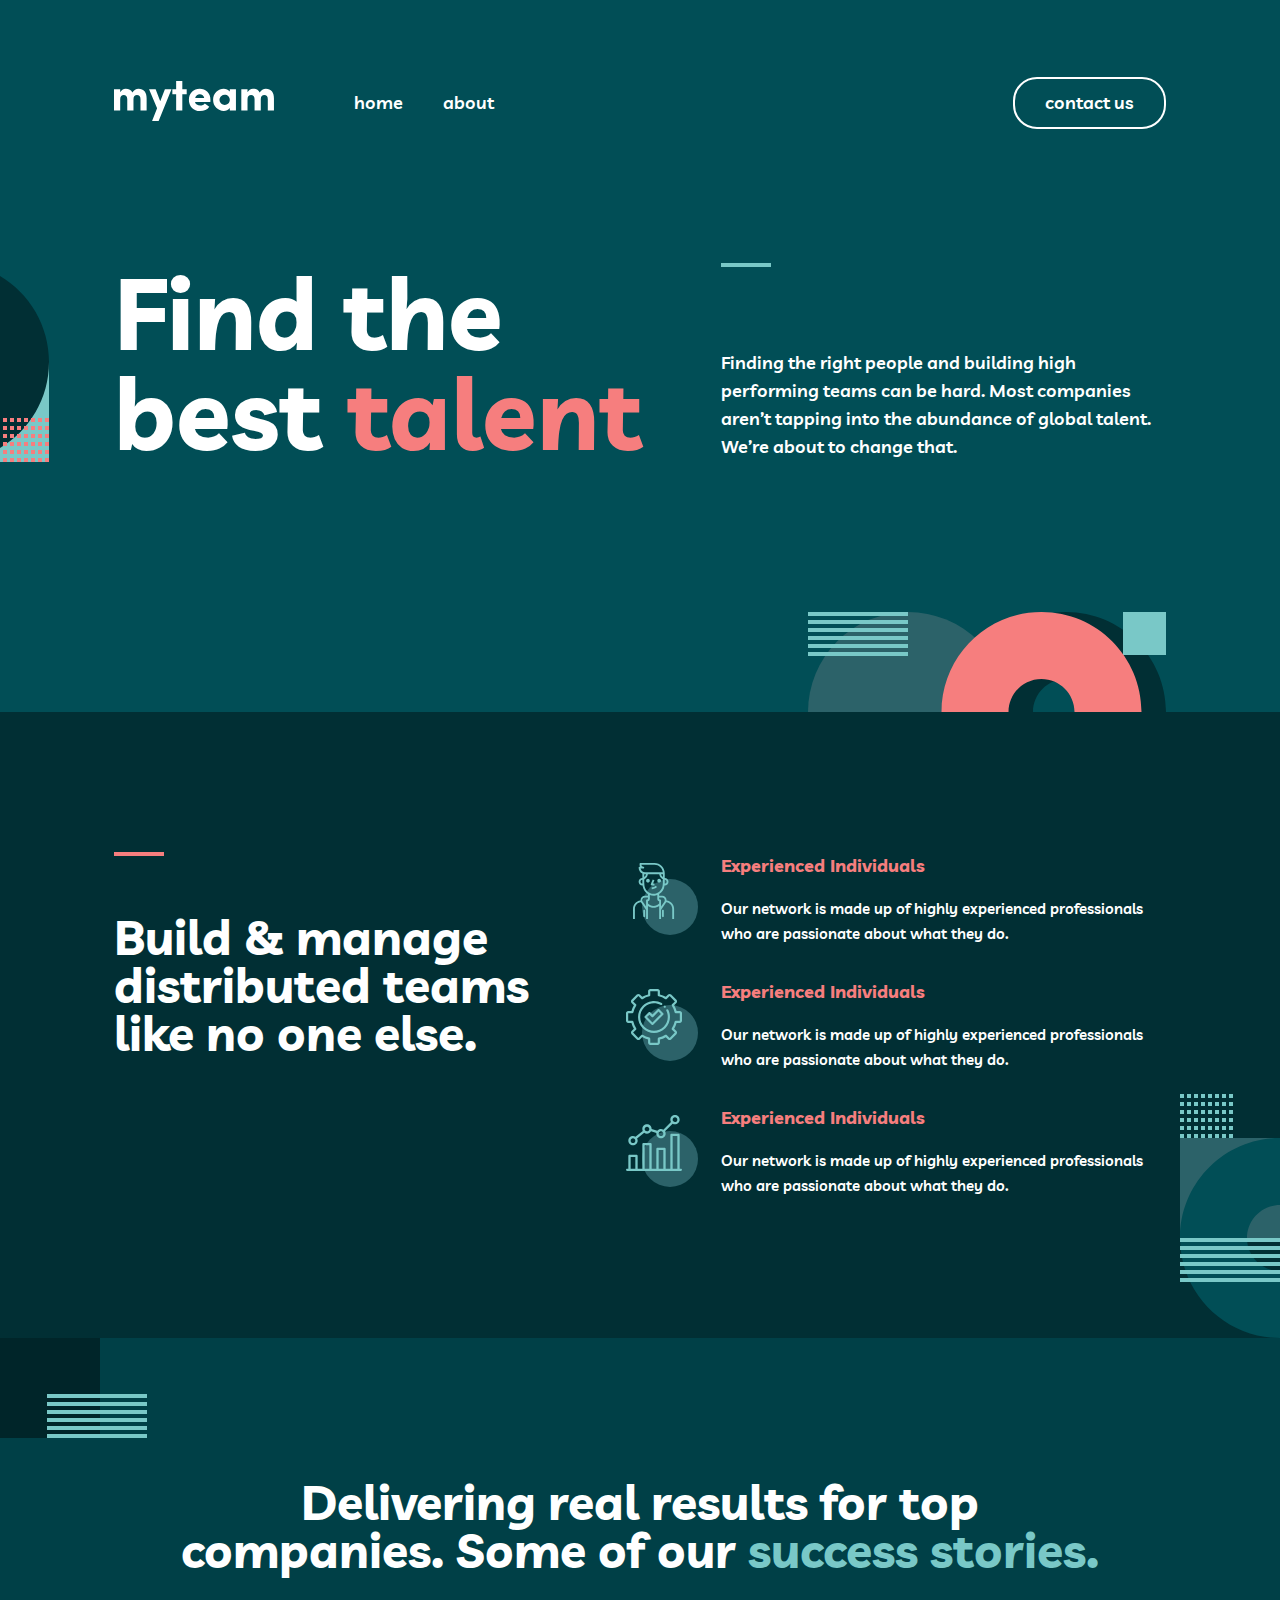
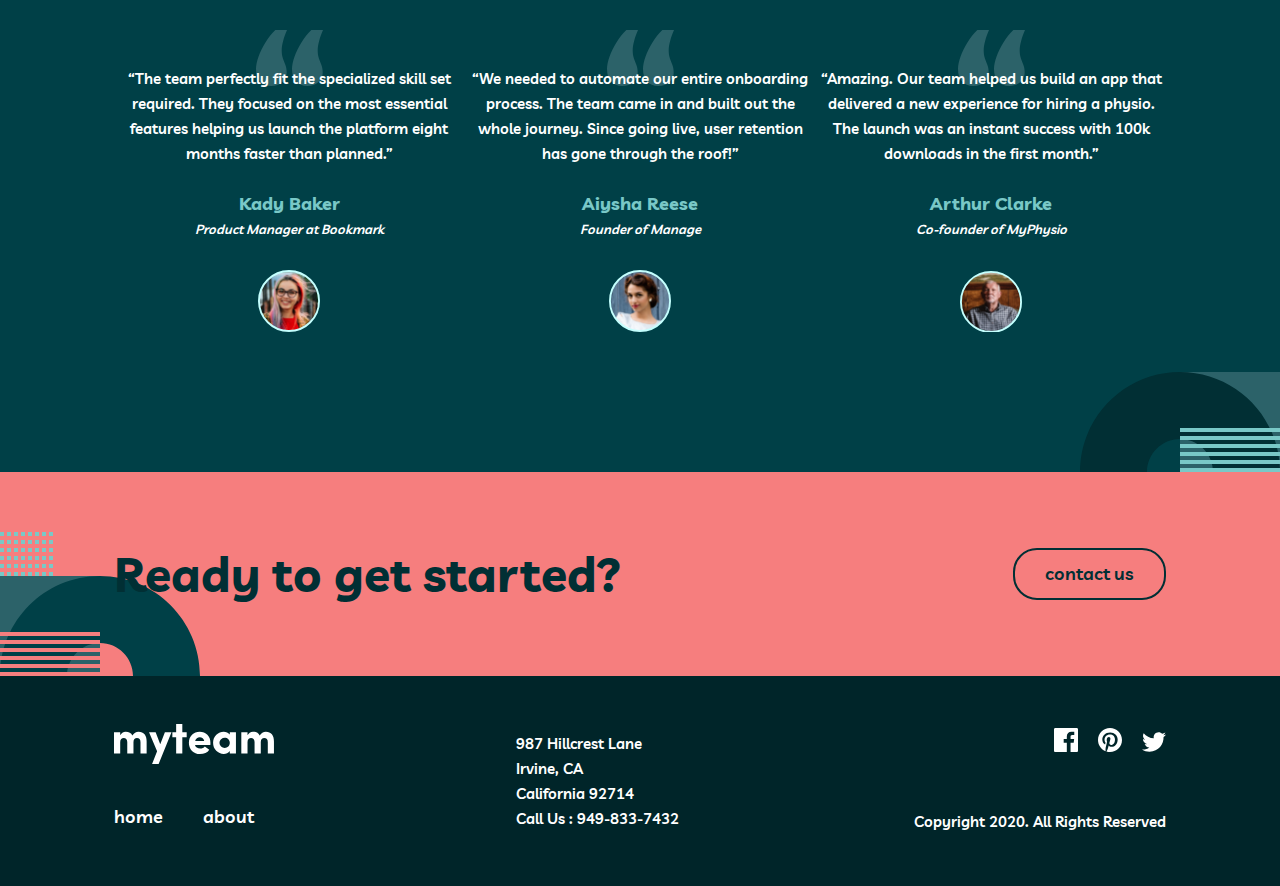
<file: index.html>
<!DOCTYPE html>
<html lang="en">
<head>
    <meta charset="UTF-8">
    <meta name="viewport" content="width=device-width, initial-scale=1.0">
    <title>Myteam</title>
    <link rel="stylesheet" href="./css/normalize.css">
    <link rel="stylesheet" href="./css/main.css">
</head>
<body>
    <header class="site-header">
        <div class="container">
            <div class="header">
                <div class="header-logo-wrapper">
                    <a class="header-logo-link" href="/">
                        <img class="header-logo-img" src="./images/myteam-logo.svg" alt="Site logo" width="160" height="40">
                    </a>
                    <nav class="header-navbar navbar">
                        <ul class="header-list">
                            <li class="navbar-item">
                                <a href="/" class="navbar-link">home</a>
                            </li>
                            <li class="navbar-item">
                                <a href="./about.html" class="navbar-link">about</a>
                            </li>
                        </ul>
                    </nav>
                </div>
                <a href="./contact.html" class="header-contact-us-link">contact us</a>
            </div>
        </div>
    </header>
    <main class="site-main">
        <section class="hero-section">
            <div class="container">
                <div class="hero">
                    <div class="hero-title-wrapper">
                        <h1 class="hero-title">Find the best <span class="hero-title-color">talent</span></h1>
                    </div>
                    <div class="hero-contant-wrapper">
                        <span class="hero-line"></span>
                        <p class="hero-text">
                            Finding the right people and building high performing teams can be hard. Most companies aren’t tapping into the abundance of global talent. We’re about to change that.
                        </p>
                    </div>
                </div>
            </div>
        </section>
        <section class="build-section">
            <div class="container">
                <div class="build">
                    <div class="build-title-wrapper">
                        <span class="build-line"></span>
                        <h2 class="buils-title">Build & manage distributed teams like no one else.</h2>
                    </div>
                    <ul class="buil-list">
                        <li class="build-item">
                            <img class="build-img" src="./images/build-img1.svg" alt=""  width="72" height="72">
                            <div class="build-item-contant">
                                <h3 class="build-subtitle">Experienced Individuals</h3>
                                <p class="build-text">
                                    Our network is made up of highly experienced professionals who are passionate about what they do.
                                </p>
                            </div>
                        </li>
                        <li class="build-item">
                            <img class="build-img" src="./images/build-img2.svg" alt=""  width="72" height="72">
                            <div class="build-item-contant">
                                <h3 class="build-subtitle">Experienced Individuals</h3>
                                <p class="build-text">
                                    Our network is made up of highly experienced professionals who are passionate about what they do.
                                </p>
                            </div>
                        </li>
                        <li class="build-item">
                            <img class="build-img" src="./images/build-img3.svg" alt=""  width="72" height="72">
                            <div class="build-item-contant">
                                <h3 class="build-subtitle">Experienced Individuals</h3>
                                <p class="build-text">
                                    Our network is made up of highly experienced professionals who are passionate about what they do.
                                </p>
                            </div>
                        </li>
                    </ul>
                </div>
            </div>
        </section>
        <section class="result-section">
            <div class="container">
                <div class="result">
                    <div class="result-title-wrapper">
                        <h2 class="result-title">
                            Delivering real results for top companies. Some of our <span class="result-title-color">success stories.</span>
                        </h2>
                    </div>
                    
                    <ul class="reslut-list">
                        <li class="reslut-item">
                            <p class="result-text"> “The team perfectly fit the specialized skill set required. They focused on the most essential features helping us launch the platform eight months faster than planned.”</p>
                            <strong class="result-strong">Kady Baker</strong>
                            <span class="result-span">Product Manager at Bookmark</span>
                            <img class="result-img" src="./images/result-img1.svg" alt="" width="62" height="62">
                        </li>
                        <li class="reslut-item">
                            <p class="result-text"> “We needed to automate our entire onboarding process. The team came in and built out the whole journey. Since going live, user retention has gone through the roof!”</p>
                            <strong class="result-strong">Aiysha Reese</strong>
                            <span class="result-span">Founder of Manage</span>
                            <img class="result-img" src="./images/result-img2.svg" alt="" width="62" height="62">
                        </li>
                        <li class="reslut-item">
                            <p class="result-text"> “Amazing. Our team helped us build an app that delivered a new experience for hiring a physio. The launch was an instant success with 100k downloads in the first month.”</p>
                            <strong class="result-strong">Arthur Clarke</strong>
                            <span class="result-span">Co-founder of MyPhysio</span>
                            <img class="result-img" src="./images/result-img3.svg" alt="" width="62" height="62">
                        </li>
                    </ul>
                </div>
            </div>
        </section>
        <section class="contact-section">
            <div class="container">
                <div class="contact">
                    <h2 class="contact-title">Ready to get started?</h2>
                    <a class="contact-link" href="./contact.html">contact us</a>
                </div>
            </div>
        </section>
    </main>
    <footer class="site-footer">
        <div class="container">
            <ul class="footer-list">
                <li class="footer-item">
                    <a href="/" class="footer-link">
                        <img class="footer-img" src="./images/myteam-logo.svg" alt="#header" width="160" height="40">
                    </a>
                    <div class="footer-link-wrapper">
                        <a href="/" class="footer-link">home</a>
                        <a href="./about.html" class="footer-link">about</a>
                    </div>
                </li>
                <li class="footer-item">
                    <address class="footer-text">987  Hillcrest Lane <br> Irvine, CA <br> California 92714 <br> Call Us : <a href="tel:9498337432">949-833-7432</a> </address>
                </li>
                <li class="footer-item">
                    <div class="footer-icon-item">
                        <a target="_blank" href="https://www.facebook.com/" class="footer-icon-link">
                            <svg width="24" height="24" viewBox="0 0 24 24" fill="currentColor" xmlns="http://www.w3.org/2000/svg">
                                <path d="M22.675 0H1.325C0.593 0 0 0.593 0 1.325V22.676C0 23.407 0.593 24 1.325 24H12.82V14.706H9.692V11.084H12.82V8.413C12.82 5.313 14.713 3.625 17.479 3.625C18.804 3.625 19.942 3.724 20.274 3.768V7.008L18.356 7.009C16.852 7.009 16.561 7.724 16.561 8.772V11.085H20.148L19.681 14.707H16.561V24H22.677C23.407 24 24 23.407 24 22.675V1.325C24 0.593 23.407 0 22.675 0Z" fill="currentColor"/>
                            </svg>  
                        </a>
                        <a target="_blank" href="https://www.pinterest.com/" class="footer-icon-link">
                            <svg width="24" height="24" viewBox="0 0 24 24" fill="currentColor" xmlns="http://www.w3.org/2000/svg">
                                <path d="M12 0C5.373 0 0 5.372 0 12C0 17.084 3.163 21.426 7.627 23.174C7.522 22.225 7.427 20.769 7.669 19.733C7.887 18.796 9.076 13.768 9.076 13.768C9.076 13.768 8.717 13.049 8.717 11.986C8.717 10.318 9.684 9.072 10.888 9.072C11.911 9.072 12.406 9.841 12.406 10.762C12.406 11.791 11.751 13.33 11.412 14.757C11.129 15.951 12.011 16.926 13.189 16.926C15.322 16.926 16.961 14.677 16.961 11.431C16.961 8.558 14.897 6.549 11.949 6.549C8.535 6.549 6.531 9.11 6.531 11.756C6.531 12.787 6.928 13.894 7.424 14.494C7.522 14.613 7.536 14.718 7.507 14.839L7.174 16.199C7.121 16.419 7 16.466 6.772 16.36C5.273 15.662 4.336 13.471 4.336 11.711C4.336 7.926 7.086 4.449 12.265 4.449C16.428 4.449 19.663 7.416 19.663 11.38C19.663 15.516 17.056 18.844 13.436 18.844C12.22 18.844 11.077 18.213 10.686 17.466L9.938 20.319C9.667 21.362 8.936 22.669 8.446 23.465C9.57 23.812 10.763 24 12 24C18.627 24 24 18.627 24 12C24 5.372 18.627 0 12 0Z" fill="currentColor"/>
                            </svg>
                        </a>
                        <a target="_blank" href="https://x.com/" class="footer-icon-link">
                            <svg width="24" height="20" viewBox="0 0 24 20" fill="currentColor" xmlns="http://www.w3.org/2000/svg">
                                <path d="M24 2.55699C23.117 2.94899 22.168 3.21299 21.172 3.33199C22.189 2.72299 22.97 1.75799 23.337 0.607986C22.386 1.17199 21.332 1.58199 20.21 1.80299C19.313 0.845986 18.032 0.247986 16.616 0.247986C13.437 0.247986 11.101 3.21399 11.819 6.29299C7.728 6.08799 4.1 4.12799 1.671 1.14899C0.381 3.36199 1.002 6.25699 3.194 7.72299C2.388 7.69699 1.628 7.47599 0.965 7.10699C0.911 9.38799 2.546 11.522 4.914 11.997C4.221 12.185 3.462 12.229 2.69 12.081C3.316 14.037 5.134 15.46 7.29 15.5C5.22 17.123 2.612 17.848 0 17.54C2.179 18.937 4.768 19.752 7.548 19.752C16.69 19.752 21.855 12.031 21.543 5.10599C22.505 4.41099 23.34 3.54399 24 2.55699Z" fill="currentColor"/>
                            </svg>                                
                        </a>
                    </div>
                    <p class="footer-text">Copyright 2020. All Rights Reserved</p>
                </li>
            </ul>
        </div>
    </footer>
</body>
</html>
</file>
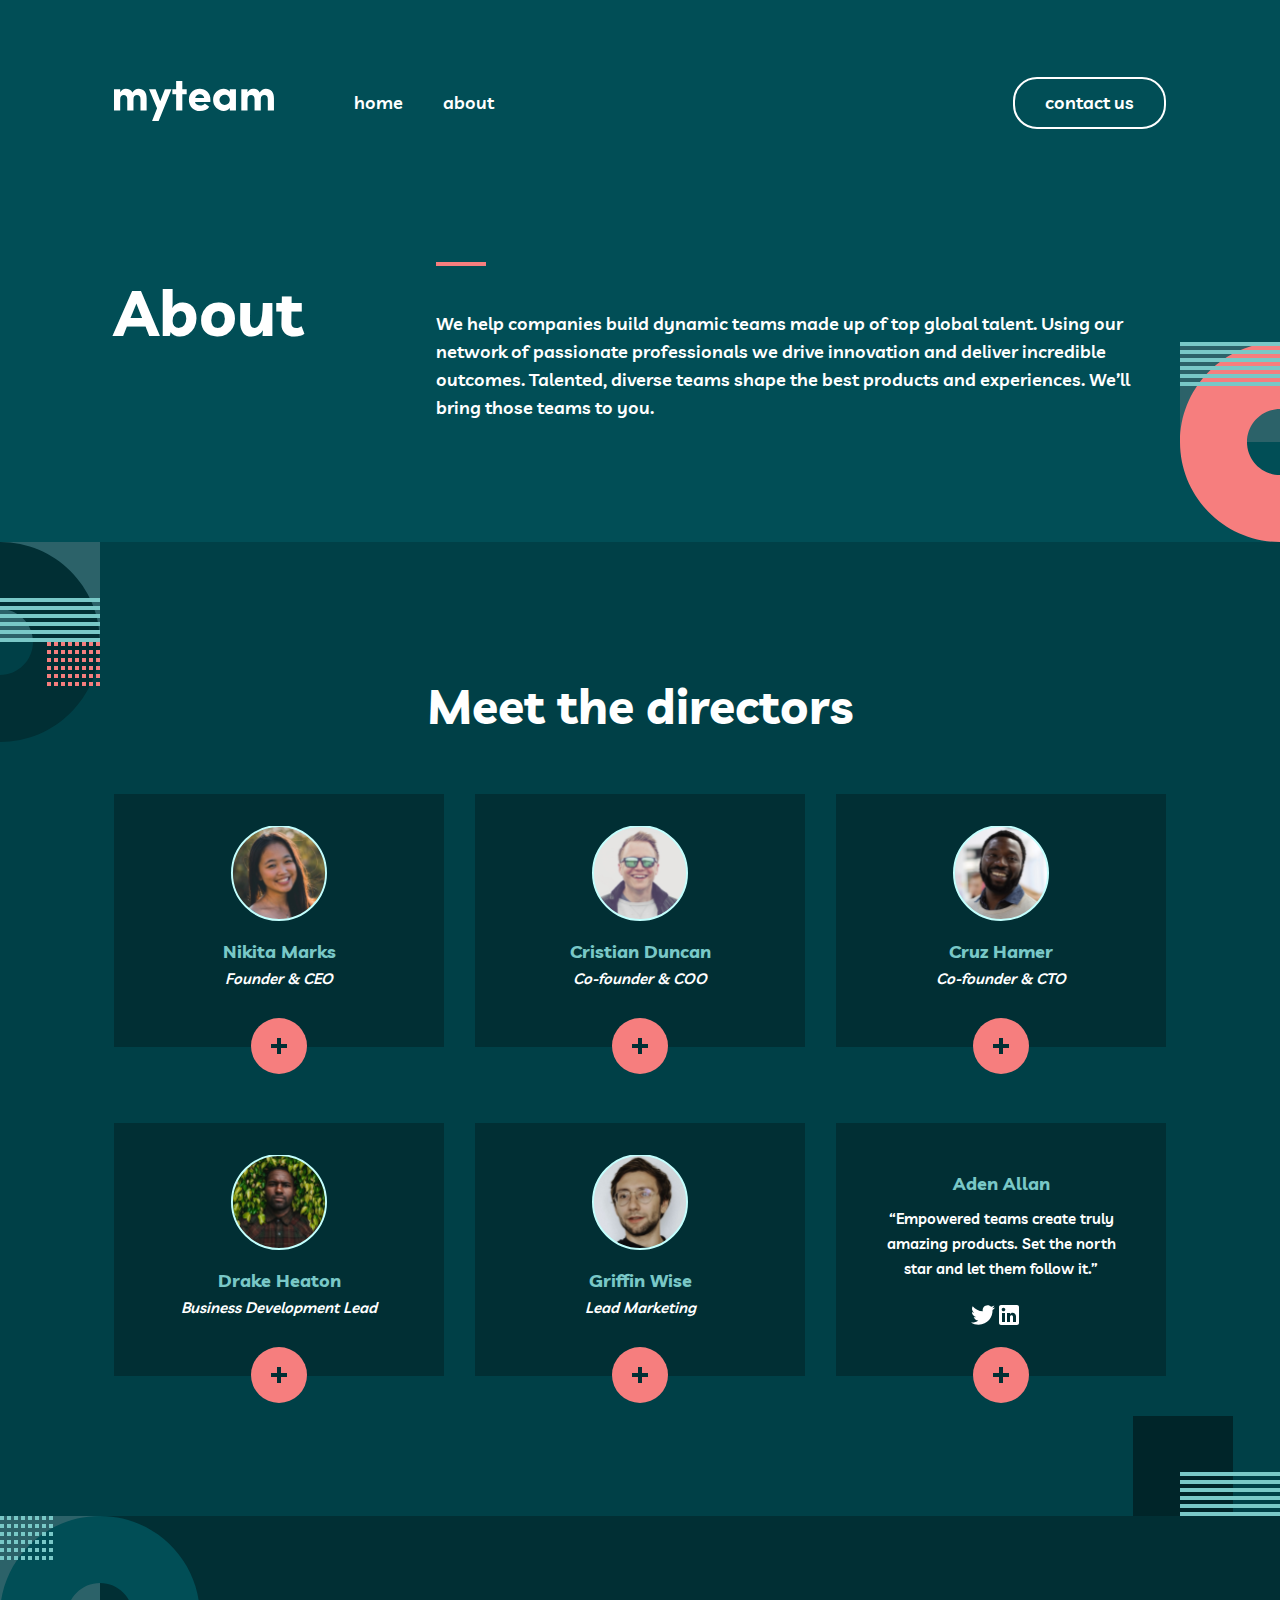
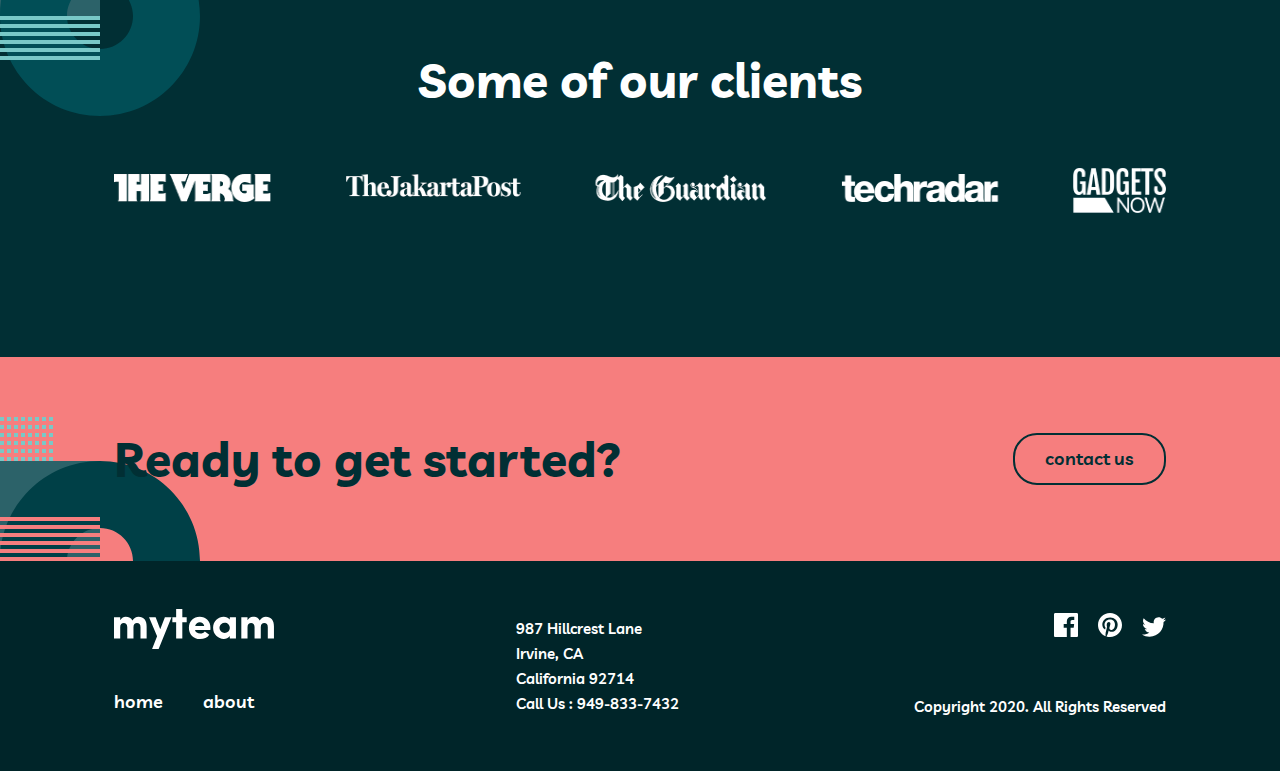
<file: about.html>
<!DOCTYPE html>
<html lang="en">
<head>
    <meta charset="UTF-8">
    <meta name="viewport" content="width=device-width, initial-scale=1.0">
    <title>About</title>
    <link rel="stylesheet" href="./css/main.css">
</head>
<body>
    <header class="site-header">
        <div class="container">
            <div class="header">
                <div class="header-logo-wrapper">
                    <a class="header-logo-link" href="/">
                        <img class="header-logo-img" src="./images/myteam-logo.svg" alt="Site logo" width="160" height="40">
                    </a>
                    <nav class="header-navbar navbar">
                        <ul class="header-list">
                            <li class="navbar-item">
                                <a href="/" class="navbar-link">home</a>
                            </li>
                            <li class="navbar-item">
                                <a href="./about.html" class="navbar-link">about</a>
                            </li>
                        </ul>
                    </nav>
                </div>
                <a href="./contact.html" class="header-contact-us-link">contact us</a>
            </div>
        </div>
    </header>
    <main>
        <section class="hero-about-section">
            <div class="container">
                <div class="hero-about">
                    <h2 class="hero-about-title">About</h2>
                    <div class="hero-about-wrapper">
                        <span class="hero-about-line"></span>
                        <p class="hero-about-text">We help companies build dynamic teams made up of top global talent. Using our network of passionate professionals we drive innovation and deliver incredible outcomes. Talented, diverse teams shape the best products and experiences. We’ll bring those teams to you.</p>
                    </div>
                </div>
            </div>
        </section>
        <section class="meet-section">
           <div class="container">
                <h2 class="meet-title">Meet the directors</h2>
                <div class="meet-contant-wrapper">
                    <div class="meet-inner-wrapper">
                        <img class="meet-img" src="./images/meet-img1.svg" alt="meet img" width="96" height="96">
                        <strong class="meet-user-name">Nikita Marks</strong>
                        <p class="meet-user-position">Founder & CEO</p>
                        <a href="" class="meet-link">
                            <svg width="56" height="56" viewBox="0 0 56 56" fill="none" xmlns="http://www.w3.org/2000/svg">
                                <circle cx="28" cy="28" r="28" fill="currentColor"/>
                                <path fill-rule="evenodd" clip-rule="evenodd" d="M30 20H26V26H20V30H26V36H30V30H36V26H30V20Z" fill="#012F34"/>
                                </svg>
                        </a>
                    </div>
                    <div class="meet-inner-wrapper">
                        <img class="meet-img" src="./images/meet-img2.svg" alt="meet img" width="96" height="96">
                        <strong class="meet-user-name">Cristian Duncan</strong>
                        <p class="meet-user-position">Co-founder & COO</p>
                        <a href="" class="meet-link">
                            <svg width="56" height="56" viewBox="0 0 56 56" fill="none" xmlns="http://www.w3.org/2000/svg">
                                <circle cx="28" cy="28" r="28" fill="currentColor"/>
                                <path fill-rule="evenodd" clip-rule="evenodd" d="M30 20H26V26H20V30H26V36H30V30H36V26H30V20Z" fill="#012F34"/>
                                </svg>
                        </a>
                    </div>
                    <div class="meet-inner-wrapper">
                        <img class="meet-img" src="./images/meet-img3.svg" alt="meet img" width="96" height="96">
                        <strong class="meet-user-name">Cruz Hamer</strong>
                        <p class="meet-user-position">Co-founder & CTO</p>
                        <a href="" class="meet-link">
                            <svg width="56" height="56" viewBox="0 0 56 56" fill="none" xmlns="http://www.w3.org/2000/svg">
                                <circle cx="28" cy="28" r="28" fill="currentColor"/>
                                <path fill-rule="evenodd" clip-rule="evenodd" d="M30 20H26V26H20V30H26V36H30V30H36V26H30V20Z" fill="#012F34"/>
                                </svg>
                        </a>
                    </div>
                    <div class="meet-inner-wrapper">
                        <img class="meet-img" src="./images/meet-img4.svg" alt="meet img" width="96" height="96">
                        <strong class="meet-user-name">Drake Heaton</strong>
                        <p class="meet-user-position">Business Development Lead</p>
                        <a href="" class="meet-link">
                            <svg width="56" height="56" viewBox="0 0 56 56" fill="none" xmlns="http://www.w3.org/2000/svg">
                                <circle cx="28" cy="28" r="28" fill="currentColor"/>
                                <path fill-rule="evenodd" clip-rule="evenodd" d="M30 20H26V26H20V30H26V36H30V30H36V26H30V20Z" fill="#012F34"/>
                                </svg>
                        </a>
                    </div>
                    <div class="meet-inner-wrapper">
                        <img class="meet-img" src="./images/meet-img5.svg" alt="meet img" width="96" height="96">
                        <strong class="meet-user-name">Griffin Wise</strong>
                        <p class="meet-user-position">Lead Marketing</p>
                        <a href="" class="meet-link">
                            <svg width="56" height="56" viewBox="0 0 56 56" fill="none" xmlns="http://www.w3.org/2000/svg">
                                <circle cx="28" cy="28" r="28" fill="currentColor"/>
                                <path fill-rule="evenodd" clip-rule="evenodd" d="M30 20H26V26H20V30H26V36H30V30H36V26H30V20Z" fill="#012F34"/>
                                </svg>
                        </a>
                    </div>
                    <div class="meet-inner-wrapper">
                        <strong class="meet-user-name">Aden Allan</strong>
                        <div class="meet-text-contant">
                            <p class="meet-text">“Empowered teams create truly amazing products. Set the north star and let them follow it.”</p>
                        </div>
                        <ul class="meet-icon-list">
                            <li class="meet-icon-item">
                                <a target="_blank" href="https://x.com/" class="meet-icon-link">
                                    <svg width="24" height="20" viewBox="0 0 24 20" fill="currentColor" xmlns="http://www.w3.org/2000/svg">
                                        <path d="M24 2.55699C23.117 2.94899 22.168 3.21299 21.172 3.33199C22.189 2.72299 22.97 1.75799 23.337 0.607986C22.386 1.17199 21.332 1.58199 20.21 1.80299C19.313 0.845986 18.032 0.247986 16.616 0.247986C13.437 0.247986 11.101 3.21399 11.819 6.29299C7.728 6.08799 4.1 4.12799 1.671 1.14899C0.381 3.36199 1.002 6.25699 3.194 7.72299C2.388 7.69699 1.628 7.47599 0.965 7.10699C0.911 9.38799 2.546 11.522 4.914 11.997C4.221 12.185 3.462 12.229 2.69 12.081C3.316 14.037 5.134 15.46 7.29 15.5C5.22 17.123 2.612 17.848 0 17.54C2.179 18.937 4.768 19.752 7.548 19.752C16.69 19.752 21.855 12.031 21.543 5.10599C22.505 4.41099 23.34 3.54399 24 2.55699Z" fill="currentColor"/>
                                    </svg>
                                </a>
                                <a target="_blank" href="https://uz.linkedin.com/" class="meet-icon-link">
                                    <svg width="20" height="20" viewBox="0 0 20 20" fill="currentColor" xmlns="http://www.w3.org/2000/svg">
                                        <path fill-rule="evenodd" clip-rule="evenodd" d="M2 0H18C19.1 0 20 0.9 20 2V18C20 19.1 19.1 20 18 20H2C0.9 20 0 19.1 0 18V2C0 0.9 0.9 0 2 0ZM6 17V8H3V17H6ZM4.5 6.3C3.5 6.3 2.7 5.5 2.7 4.5C2.7 3.5 3.5 2.7 4.5 2.7C5.5 2.7 6.3 3.5 6.3 4.5C6.3 5.5 5.5 6.3 4.5 6.3ZM14 17H17V11.3C17 9.4 15.4 7.8 13.5 7.8C12.6 7.8 11.5 8.4 11 9.2V8H8V17H11V11.7C11 10.9 11.7 10.2 12.5 10.2C13.3 10.2 14 10.9 14 11.7V17Z" fill="currentColor"/>
                                    </svg>     
                                </a>
                            </li>
                        </ul>
                        <a href="#" class="meet-link">
                            <svg width="56" height="56" viewBox="0 0 56 56" fill="none" xmlns="http://www.w3.org/2000/svg">
                                <circle cx="28" cy="28" r="28" fill="currentColor"/>
                                <path fill-rule="evenodd" clip-rule="evenodd" d="M30 20H26V26H20V30H26V36H30V30H36V26H30V20Z" fill="#012F34"/>
                                </svg>
                        </a>
                    </div>
                </div>
           </div>
        </section>
        <section class="client-section">
            <div class="container">
                <h2 class="client-title">
                    Some of our clients
                </h2>
                <img src="./images/client-img.png" alt="" width="100%" height="45">
            </div>
        </section>
        <section class="contact-section">
            <div class="container">
                <div class="contact">
                    <h2 class="contact-title">Ready to get started?</h2>
                    <a class="contact-link" href="./contact.html">contact us</a>
                </div>
            </div>
        </section>
    </main>
    <footer class="site-footer">
        <div class="container">
            <ul class="footer-list">
                <li class="footer-item">
                    <a href="/" class="footer-link">
                        <img class="footer-img" src="./images/myteam-logo.svg" alt="#header" width="160" height="40">
                    </a>
                    <div class="footer-link-wrapper">
                        <a href="/" class="footer-link">home</a>
                        <a href="./about.html" class="footer-link">about</a>
                    </div>
                </li>
                <li class="footer-item">
                    <address class="footer-text">987  Hillcrest Lane <br> Irvine, CA <br> California 92714 <br> Call Us : <a href="tel:9498337432">949-833-7432</a> </address>
                </li>
                <li class="footer-item">
                    <div class="footer-icon-item">
                        <a target="_blank" href="https://www.facebook.com/" class="footer-icon-link">
                            <svg width="24" height="24" viewBox="0 0 24 24" fill="currentColor" xmlns="http://www.w3.org/2000/svg">
                                <path d="M22.675 0H1.325C0.593 0 0 0.593 0 1.325V22.676C0 23.407 0.593 24 1.325 24H12.82V14.706H9.692V11.084H12.82V8.413C12.82 5.313 14.713 3.625 17.479 3.625C18.804 3.625 19.942 3.724 20.274 3.768V7.008L18.356 7.009C16.852 7.009 16.561 7.724 16.561 8.772V11.085H20.148L19.681 14.707H16.561V24H22.677C23.407 24 24 23.407 24 22.675V1.325C24 0.593 23.407 0 22.675 0Z" fill="currentColor"/>
                            </svg>  
                        </a>
                        <a target="_blank" href="https://www.pinterest.com/" class="footer-icon-link">
                            <svg width="24" height="24" viewBox="0 0 24 24" fill="currentColor" xmlns="http://www.w3.org/2000/svg">
                                <path d="M12 0C5.373 0 0 5.372 0 12C0 17.084 3.163 21.426 7.627 23.174C7.522 22.225 7.427 20.769 7.669 19.733C7.887 18.796 9.076 13.768 9.076 13.768C9.076 13.768 8.717 13.049 8.717 11.986C8.717 10.318 9.684 9.072 10.888 9.072C11.911 9.072 12.406 9.841 12.406 10.762C12.406 11.791 11.751 13.33 11.412 14.757C11.129 15.951 12.011 16.926 13.189 16.926C15.322 16.926 16.961 14.677 16.961 11.431C16.961 8.558 14.897 6.549 11.949 6.549C8.535 6.549 6.531 9.11 6.531 11.756C6.531 12.787 6.928 13.894 7.424 14.494C7.522 14.613 7.536 14.718 7.507 14.839L7.174 16.199C7.121 16.419 7 16.466 6.772 16.36C5.273 15.662 4.336 13.471 4.336 11.711C4.336 7.926 7.086 4.449 12.265 4.449C16.428 4.449 19.663 7.416 19.663 11.38C19.663 15.516 17.056 18.844 13.436 18.844C12.22 18.844 11.077 18.213 10.686 17.466L9.938 20.319C9.667 21.362 8.936 22.669 8.446 23.465C9.57 23.812 10.763 24 12 24C18.627 24 24 18.627 24 12C24 5.372 18.627 0 12 0Z" fill="currentColor"/>
                            </svg>
                        </a>
                        <a target="_blank" href="https://x.com/" class="footer-icon-link">
                            <svg width="24" height="20" viewBox="0 0 24 20" fill="currentColor" xmlns="http://www.w3.org/2000/svg">
                                <path d="M24 2.55699C23.117 2.94899 22.168 3.21299 21.172 3.33199C22.189 2.72299 22.97 1.75799 23.337 0.607986C22.386 1.17199 21.332 1.58199 20.21 1.80299C19.313 0.845986 18.032 0.247986 16.616 0.247986C13.437 0.247986 11.101 3.21399 11.819 6.29299C7.728 6.08799 4.1 4.12799 1.671 1.14899C0.381 3.36199 1.002 6.25699 3.194 7.72299C2.388 7.69699 1.628 7.47599 0.965 7.10699C0.911 9.38799 2.546 11.522 4.914 11.997C4.221 12.185 3.462 12.229 2.69 12.081C3.316 14.037 5.134 15.46 7.29 15.5C5.22 17.123 2.612 17.848 0 17.54C2.179 18.937 4.768 19.752 7.548 19.752C16.69 19.752 21.855 12.031 21.543 5.10599C22.505 4.41099 23.34 3.54399 24 2.55699Z" fill="currentColor"/>
                            </svg>                                
                        </a>
                    </div>
                    <p class="footer-text">Copyright 2020. All Rights Reserved</p>
                </li>
            </ul>
        </div>
    </footer>
</body>
</html>
</file>
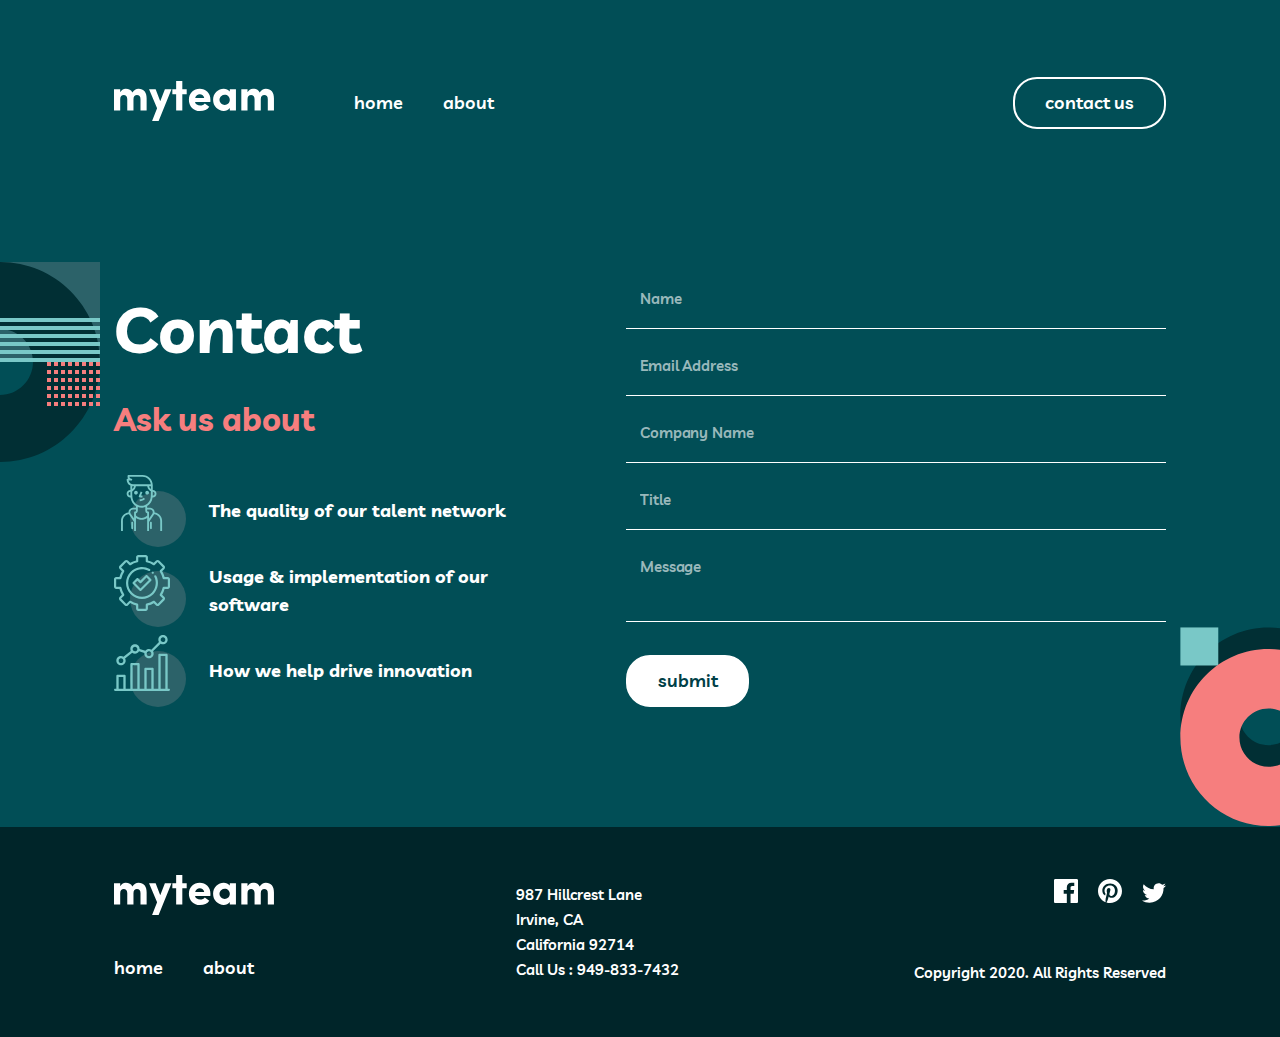
<file: contact.html>
<!DOCTYPE html>
<html lang="en">
<head>
    <meta charset="UTF-8">
    <meta name="viewport" content="width=device-width, initial-scale=1.0">
    <title>Contact Us </title>
    <link rel="stylesheet" href="./css/main.css">
</head>
<body>
    <header class="site-header">
        <div class="container">
            <div class="header">
                <div class="header-logo-wrapper">
                    <a class="header-logo-link" href="/">
                        <img class="header-logo-img" src="./images/myteam-logo.svg" alt="Site logo" width="160" height="40">
                    </a>
                    <nav class="header-navbar navbar">
                        <ul class="header-list">
                            <li class="navbar-item">
                                <a href="/" class="navbar-link">home</a>
                            </li>
                            <li class="navbar-item">
                                <a href="./about.html" class="navbar-link">about</a>
                            </li>
                        </ul>
                    </nav>
                </div>
                <a href="./contact.html" class="header-contact-us-link">contact us</a>
            </div>
        </div>
    </header>
    <main>
        <section class="about-section">
            <div class="container">
                <div class="about">
                    <div class="about-contant-wrapper">
                        <h1 class="about-title">Contact</h1>
                        <p class="about-text">Ask us about</p>
                        <ul class="about-list">
                            <li class="about-item">
                                <img src="./images/build-img1.svg" alt="" width="72" height="72">
                                <p class="about-item-text">The quality of our talent network</p>
                            </li>
                            <li class="about-item">
                                <img src="./images/build-img2.svg" alt="" width="72" height="72">
                                <p class="about-item-text">Usage & implementation of our software</p>
                            </li>
                            <li class="about-item">
                                <img src="./images/build-img3.svg" alt="" width="72" height="72">
                                <p class="about-item-text">How we help drive innovation</p>
                            </li>
                        </ul>
                    </div>
                    <form class="about-form" action="https://echo.htmlacademy.ru" autocomplete="off">
                        <input class="about-input" name="user_name" type="text" placeholder="Name" aria-label="enter your name" required>
                        <input class="about-input" name="user_email" type="email" placeholder="Email Address" aria-label="enter your Email" required>
                        <input class="about-input" name="user_company_name" type="text" placeholder="Company Name" aria-label="enter your company name" required>
                        <input class="about-input" name="user_name" type="text" placeholder="Title" aria-label="enter your name" required>
                        <textarea class="about-input" name="user_message" placeholder="Message"></textarea>
                        <button class="about-btn" type="submit">submit</button>
                    </form>
                </div>
            </div>
        </section>
    </main>
    <footer class="site-footer">
        <div class="container">
            <ul class="footer-list">
                <li class="footer-item">
                    <a href="/" class="footer-link">
                        <img class="footer-img" src="./images/myteam-logo.svg" alt="/" width="160" height="40">
                    </a>
                    <div class="footer-link-wrapper">
                        <a href="/" class="footer-link">home</a>
                        <a href="./about.html" class="footer-link">about</a>
                    </div>
                </li>
                <li class="footer-item">
                    <address class="footer-text">987  Hillcrest Lane <br> Irvine, CA <br> California 92714 <br> Call Us : <a href="tel:9498337432">949-833-7432</a> </address>
                </li>
                <li class="footer-item">
                    <div class="footer-icon-item">
                        <a target="_blank" href="https://www.facebook.com/" class="footer-icon-link">
                            <svg width="24" height="24" viewBox="0 0 24 24" fill="currentColor" xmlns="http://www.w3.org/2000/svg">
                                <path d="M22.675 0H1.325C0.593 0 0 0.593 0 1.325V22.676C0 23.407 0.593 24 1.325 24H12.82V14.706H9.692V11.084H12.82V8.413C12.82 5.313 14.713 3.625 17.479 3.625C18.804 3.625 19.942 3.724 20.274 3.768V7.008L18.356 7.009C16.852 7.009 16.561 7.724 16.561 8.772V11.085H20.148L19.681 14.707H16.561V24H22.677C23.407 24 24 23.407 24 22.675V1.325C24 0.593 23.407 0 22.675 0Z" fill="currentColor"/>
                            </svg>  
                        </a>
                        <a target="_blank" href="https://www.pinterest.com/" class="footer-icon-link">
                            <svg width="24" height="24" viewBox="0 0 24 24" fill="currentColor" xmlns="http://www.w3.org/2000/svg">
                                <path d="M12 0C5.373 0 0 5.372 0 12C0 17.084 3.163 21.426 7.627 23.174C7.522 22.225 7.427 20.769 7.669 19.733C7.887 18.796 9.076 13.768 9.076 13.768C9.076 13.768 8.717 13.049 8.717 11.986C8.717 10.318 9.684 9.072 10.888 9.072C11.911 9.072 12.406 9.841 12.406 10.762C12.406 11.791 11.751 13.33 11.412 14.757C11.129 15.951 12.011 16.926 13.189 16.926C15.322 16.926 16.961 14.677 16.961 11.431C16.961 8.558 14.897 6.549 11.949 6.549C8.535 6.549 6.531 9.11 6.531 11.756C6.531 12.787 6.928 13.894 7.424 14.494C7.522 14.613 7.536 14.718 7.507 14.839L7.174 16.199C7.121 16.419 7 16.466 6.772 16.36C5.273 15.662 4.336 13.471 4.336 11.711C4.336 7.926 7.086 4.449 12.265 4.449C16.428 4.449 19.663 7.416 19.663 11.38C19.663 15.516 17.056 18.844 13.436 18.844C12.22 18.844 11.077 18.213 10.686 17.466L9.938 20.319C9.667 21.362 8.936 22.669 8.446 23.465C9.57 23.812 10.763 24 12 24C18.627 24 24 18.627 24 12C24 5.372 18.627 0 12 0Z" fill="currentColor"/>
                            </svg>
                        </a>
                        <a target="_blank" href="https://x.com/" class="footer-icon-link">
                            <svg width="24" height="20" viewBox="0 0 24 20" fill="currentColor" xmlns="http://www.w3.org/2000/svg">
                                <path d="M24 2.55699C23.117 2.94899 22.168 3.21299 21.172 3.33199C22.189 2.72299 22.97 1.75799 23.337 0.607986C22.386 1.17199 21.332 1.58199 20.21 1.80299C19.313 0.845986 18.032 0.247986 16.616 0.247986C13.437 0.247986 11.101 3.21399 11.819 6.29299C7.728 6.08799 4.1 4.12799 1.671 1.14899C0.381 3.36199 1.002 6.25699 3.194 7.72299C2.388 7.69699 1.628 7.47599 0.965 7.10699C0.911 9.38799 2.546 11.522 4.914 11.997C4.221 12.185 3.462 12.229 2.69 12.081C3.316 14.037 5.134 15.46 7.29 15.5C5.22 17.123 2.612 17.848 0 17.54C2.179 18.937 4.768 19.752 7.548 19.752C16.69 19.752 21.855 12.031 21.543 5.10599C22.505 4.41099 23.34 3.54399 24 2.55699Z" fill="currentColor"/>
                            </svg>                                
                        </a>
                    </div>
                    <p class="footer-text">Copyright 2020. All Rights Reserved</p>
                </li>
            </ul>
        </div>
    </footer>
</body>
</html>
</file>
<file: css/main.css>
@font-face {
    font-display: swap;
    font-family: 'Livvic';
    font-style: normal;
    font-weight: 600;
    src: url('../fonts/livvic-v14-latin-600.woff2') format('woff2'); 
}
@font-face {
    font-display: swap; 
    font-family: 'Livvic';
    font-style: normal;
    font-weight: 700;
    src: url('../fonts/livvic-v14-latin-700.woff2') format('woff2'); 
}
:root{
    --bg-header:rgb(1, 78, 86);
    --link-color:rgb(255, 255, 255);
    --link-hover:rgb(246, 126, 126);
}
*{
    margin: 0;
    padding: 0;
    box-sizing: border-box;
    list-style: none;
    text-decoration: none;
    font-family: 'Livvic' ;
}
body{
    background-color:var(--bg-header) ;
    scroll-behavior: smooth;
}
.container {
    width: 1100px;
    margin: 0 auto;
    padding: 0 24px;
}
.header, .hero, .build, .reslut-list, .contact, .footer-list, .contact {
    display: flex;
    align-items: center;
    justify-content: space-between;
}
.site-header {
    padding: 77px 0 133px;
}
.header-logo-wrapper {
    display: flex;
    align-items: center;
    justify-content: space-between;
    gap: 80px;
}
.header-logo-link {
    display: inline-block;
}
.header-list {
    display: flex;
    align-items: center;
    justify-content: space-between;
    gap: 40px;
}
.navbar-link{
    color: var(--link-color);
    font-size: 18px;
    font-weight: 600;
    line-height: 28px;
    letter-spacing: 0px;
    transition: 0.4s all linear;
}
.navbar-link:hover{
    color: var(--link-hover);
}
.header-contact-us-link {
    width: 153px;
    padding: 10px 0;
    text-align: center;
    border: 2px solid rgb(255, 255, 255);
    border-radius: 24px;
    color: var(--link-color);
    font-size: 18px;
    font-weight: 600;
    line-height: 28px;
    letter-spacing: 0px;  
    transition: 0.4s all linear;
}
.header-contact-us-link:hover{
    background-color: var(--link-color);
    color: var(--bg-header);
}
.hero-section{
    background-image: url(../images/hero-bg.svg);
    background-repeat: no-repeat;
    background-size: 200px;
    background-position:calc(50% - 691px) 0 ;
}
.hero{
    padding-bottom: 250px;
    background-image: url(../images/hero-bg2.svg);
    background-repeat: no-repeat;
    background-size: 358px 100px;
    background-position: bottom right;
}
.hero-title-wrapper {
    width: 529px;
}
.hero-title {
    font-size: 100px;
    font-weight: 700;
    line-height: 100px;
    letter-spacing: 0px;
    color: var(--link-color);
}
.hero-title-color{
    color: var(--link-hover);
}
.hero-contant-wrapper {
    width: 445px;
}
.hero-line {
    width: 50px;
    height: 4px;
    display: inline-block;
    margin-bottom: 79px;
    background-color: #79C8C7;
}
.hero-text {
    color:var(--link-color);
    font-size: 18px;
    font-weight: 600;
    line-height: 28px;
    letter-spacing: 0px;
}
/* build section */
.build-section {
    padding: 140px 0;
    background-color: rgb(1, 47, 52);
    background-image: url(../images/build-bg.svg);
    background-repeat: no-repeat;
    background-position: bottom right;
}
.build{
    align-items: start;
}
.build-title-wrapper {
    width: 445px;
}
.build-line {
    width: 50px;
    height: 4px;
    display: inline-block;
    background-color: var(--link-hover);
    margin-bottom: 54px;
}
.buils-title {
    color:var(--link-color);
    font-size: 48px;
    font-weight: 700;
    line-height: 48px;
    letter-spacing: 0px;
}
.build-item {
    display: flex;
    align-items: center;
    gap: 23px;
}
.build-item + .build-item{
    margin-top: 32px;
}
.build-item-contant {
    width: 445px;
}
.build-subtitle {
    margin-bottom: 16px;
    color: var(--link-hover);
    font-size: 18px;
    font-weight: 700;
    line-height: 28px;
    letter-spacing: 0px;
}
.build-text {
    color:var(--link-color);
    font-size: 15px;
    font-weight: 600;
    line-height: 25px;
    letter-spacing: 0px;
}

/* result section start */
.result-section {
    padding: 140px 0;
    background-color: rgb(0, 64, 71);
    background-image: url(../images/result-bg1.svg), url(../images/result-bg2.svg);
    background-repeat: no-repeat;
    background-size: 147px 100px, 200px 100px;
    background-position:left top , right bottom;
}
.result-title-wrapper{
    width: 932px;
    margin: 0 auto;
}
.result-title {
    margin-bottom: 56px;
    text-align: center;
    color: var(--link-color);
    font-size: 48px;
    font-weight: 700;
    line-height: 48px;
    letter-spacing: 0px;
}
.result-title-color{
    color: rgb(121, 200, 199);
}
.reslut-item {
    width: 350px;
    background-image: url(../images/result-small-bg.svg);
    background-repeat: no-repeat;
    background-position: center top;
    background-size: 67px 56px;
    text-align: center;
    display: flex;
    flex-direction: column;
    align-items: center;
}
.result-text {
    margin-bottom: 24px;
    padding-top: 36px;
    color:var(--link-color);
    font-size: 15px;
    font-weight: 600;
    line-height: 25px;
    letter-spacing: 0px;
}
.result-strong {    
    margin-bottom: 2px;
    color: rgb(121, 200, 199);
    font-size: 18px;
    font-weight: 700;
    line-height: 28px;
}
.result-span {
    margin-bottom: 32px;
    color: var(--link-color);
    font-size: 13px;
    font-style: italic;
    font-weight: 500;
    line-height: 18px;
    letter-spacing: 0px;
}
/* contact section start */
.contact-section{
    padding: 76px 0;
    background-color: var(--link-hover);
    background-image: url(../images/contact-bg.svg);
    background-repeat: no-repeat;
    background-position:left bottom;
}
.contact{
    gap: 260px;
}
.contact-title {
    color: rgb(1, 47, 52);
    font-size: 48px;
    font-weight: 700;
    line-height: 48px;
    letter-spacing: 0px;
}
.contact-link {
    width: 153px;
    padding: 10px 0;
    text-align: center;
    border: 2px solid rgb(1, 47, 52);
    border-radius: 24px;
    color: rgb(1, 47, 52);
    font-size: 18px;
    font-weight: 600;
    line-height: 28px;
    letter-spacing: 0px;
    transition: 0.4s all linear;
}
.contact-link:hover{
    background-color: rgb(1, 47, 52);
    color: var(--link-color);
}
/* footer start */
.site-footer {
    padding: 48px;
    background-color: rgb(0, 37, 41);
}
.footer-item:nth-child(1){
    width: 170px;
}
.footer-link{
    display: inline-block;
}
.footer-link-wrapper{
    display: flex;
    align-items: center;
    gap: 40px;
}
.footer-link{
    color: var(--link-color);
    font-size: 18px;
    font-weight: 600;
    line-height: 28px;
    letter-spacing: 0px;
    transition: 0.4s all linear;
    margin-bottom: 7px;
}
.footer-link:hover{
    color: var(--link-hover);
}
.footer-img{
    margin-bottom: 24px;
}
.footer-text{
    color:var(--link-color);
    font-size: 15px;
    font-weight: 600;
    font-style: normal;
    line-height: 25px;
    letter-spacing: 0px;
}
.footer-text > a{
    color: var(--link-color);
}
.footer-item:nth-child(3){
    width: 255px;
    text-align: right;
}
.footer-icon-item{
    margin-bottom: 53px;
}
.footer-icon-link{
    color: white;
    transition: 0.4s all linear;
}
.footer-icon-link:hover{
    color: var(--link-hover);
}
.footer-icon-link + .footer-icon-link {
    margin-left: 16px;
    
}


/* hero about section start */
.hero-about-section {
    padding-bottom: 120px;
    background-image: url(../images/hero-about-bg.svg);
    background-repeat: no-repeat;
    background-size: 100px 200px;
    background-position: right bottom;
}
.hero-about {
    display: flex;
    align-items: top;
    justify-content: space-between;
}
.hero-about-title {
    color:var(--link-color);
    font-size: 64px;
    font-weight: 700;
    line-height: 100px;
    letter-spacing: 0px;
}
.hero-about-wrapper {
    width: 730px;
}
.hero-about-line {
    width: 50px;
    height: 4px;
    display: inline-block;
    margin-bottom: 40px;
    background-color: var(--link-hover);
}
.hero-about-text {
    color: var(--link-color);
    font-size: 18px;
    font-weight: 600;
    line-height: 28px;
    letter-spacing: 0px;
}
/* meet section start */
.meet-section {
    padding: 140px 0;
    background-color: rgb(0, 64, 71);
    background-image: url(../images/meet-bg1.svg), url(../images/meet-bg2.svg);
    background-repeat: no-repeat;
    background-size: 100px 200px , 147px 100px;
    background-position: left top, right bottom;
}
.meet-title {
    margin-bottom: 64px;
    text-align: center;
    color:var(--link-color);
    font-size: 48px;
    font-weight: 700;
    line-height: 48px;
    letter-spacing: 0px;
}
.meet-contant-wrapper{
    display: flex;
    flex-wrap: wrap;
    justify-content: space-between;
    gap:76px 30px;
}
.meet-inner-wrapper{
    width: 330px;
    display: flex;
    flex-direction: column;
    align-items: center;
    justify-content: center;
    background-color: rgb(1, 47, 52);
    position: relative;
}
.meet-img {
    margin-top: 32px;
    margin-bottom: 16px;
}
.meet-user-name {
    color: rgb(121, 200, 199);
    font-size: 18px;
    font-weight: 700;
    line-height: 28px;
    letter-spacing: 0px;
}
.meet-user-position {
    padding-bottom: 56px;
    color: var(--link-color);
    font-size: 15px;
    font-weight: 500;
    font-style: italic;
    line-height: 25px;
    letter-spacing: 0px;
}
.meet-text-contant{
    width: 254px;
    margin-top: 8px;
}
.meet-text{
    color: var(--link-color);
    font-size: 15px;
    font-weight: 600;
    line-height: 25px;
    letter-spacing: 0px;
    text-align: center;
}
.meet-link{
    position: absolute;
    bottom: -31px;
    color: var(--link-hover);
    transition: 0.3s color linear;
}
.meet-link:hover{
    color: rgb(121, 200, 199);
}
.meet-icon-list {
    width: 60px;
    margin-top: 24px;
    display: flex;
    gap: 16px;
}
.meet-icon-item {
    display: inline-block;
}
.meet-icon-link {
    color: var(--link-color);
    transition: 0.4s all linear;
}
.meet-icon-link:hover{
    color: var(--link-hover);
}
/* client section start */
.client-section {
    padding: 140px 0;
    background-color: rgb(1, 47, 52);
    background-image: url(../images/cleint-bg.svg);
    background-repeat: no-repeat;
    background-size: 200px;
    background-position: left top;
}
.client-title {
    margin-bottom: 64px;
    color:var(--link-color);
    font-size: 48px;
    font-weight: 700;
    line-height: 48px;
    letter-spacing: 0px;
    text-align: center;
}


/* about section start */
.about-section {
    background-color: #014E56;
    background-image: url(../images/about-bg1.svg), url(../images/about-bg2.svg);
    background-repeat: no-repeat;
    background-size:100px 200px,112.5px 200px ;
    background-position: left top, right bottom;
    padding-bottom: 120px;
}
.about{
    display: flex;
    align-items: end;
    justify-content: space-between;
}
.about-contant-wrapper{
    width: 453px;
}
.about-title{
    margin-bottom: 16px;
    color: var(--link-color);
    font-size: 64px;
    font-weight: 700;
    line-height: 100px;
    letter-spacing: 0px;
}
.about-text{
    margin-bottom: 32px;
    color: var(--link-hover);
    font-size: 32px;
    font-weight: 700;
    line-height: 48px;
    letter-spacing: 0px;
}
.about-item {
    display: flex;
    align-items: center;
    gap: 23px;
}
.about-item + .about-item{
    margin-top: 8px;
}
.about-item-text{
    color: var(--link-color);
    font-size: 18px;
    font-weight: 700;
    line-height: 28px;
    letter-spacing: 0px;
}
.about-form {
    width: 540px;
    display: flex;
    flex-direction: column;
}
textarea{
    resize: none;
}
.about-input{
    margin-top: 24px;
    padding: 0px 0px 17px 14px;
    background: none;
    border:none;
    border-bottom: 1px solid rgb(255, 255, 255);
    outline: none;
    color: var(--link-color);
    font-size: 15px;
    font-weight: 600;
    line-height: 25px;
    letter-spacing: -0.12px;
}
.about-input::placeholder{
    color: #99B8BB;
}
.about-input:focus, .about-input5:focus{
    border-bottom: 1px solid #79C8C7;
}
.about-input:focus::placeholder, .about-input5:focus::placeholder{
    color: var(--link-color);
}
.about-btn{
    width: 123px;
    margin-top: 33px;
    padding: 10px 0;
    border: 2px solid var(--link-color);
    border-radius: 24px;
    background-color: var(--link-color);
    color: rgb(0, 64, 71);
    font-size: 18px;
    font-weight: 600;
    line-height: 28px;
    letter-spacing: 0px;
    cursor: pointer;
    transition: 0.4s all linear;
}
.about-btn:hover{
    background-color: transparent;
    color: var(--link-color);
    border-color:  var(--link-color);
}
</file>
